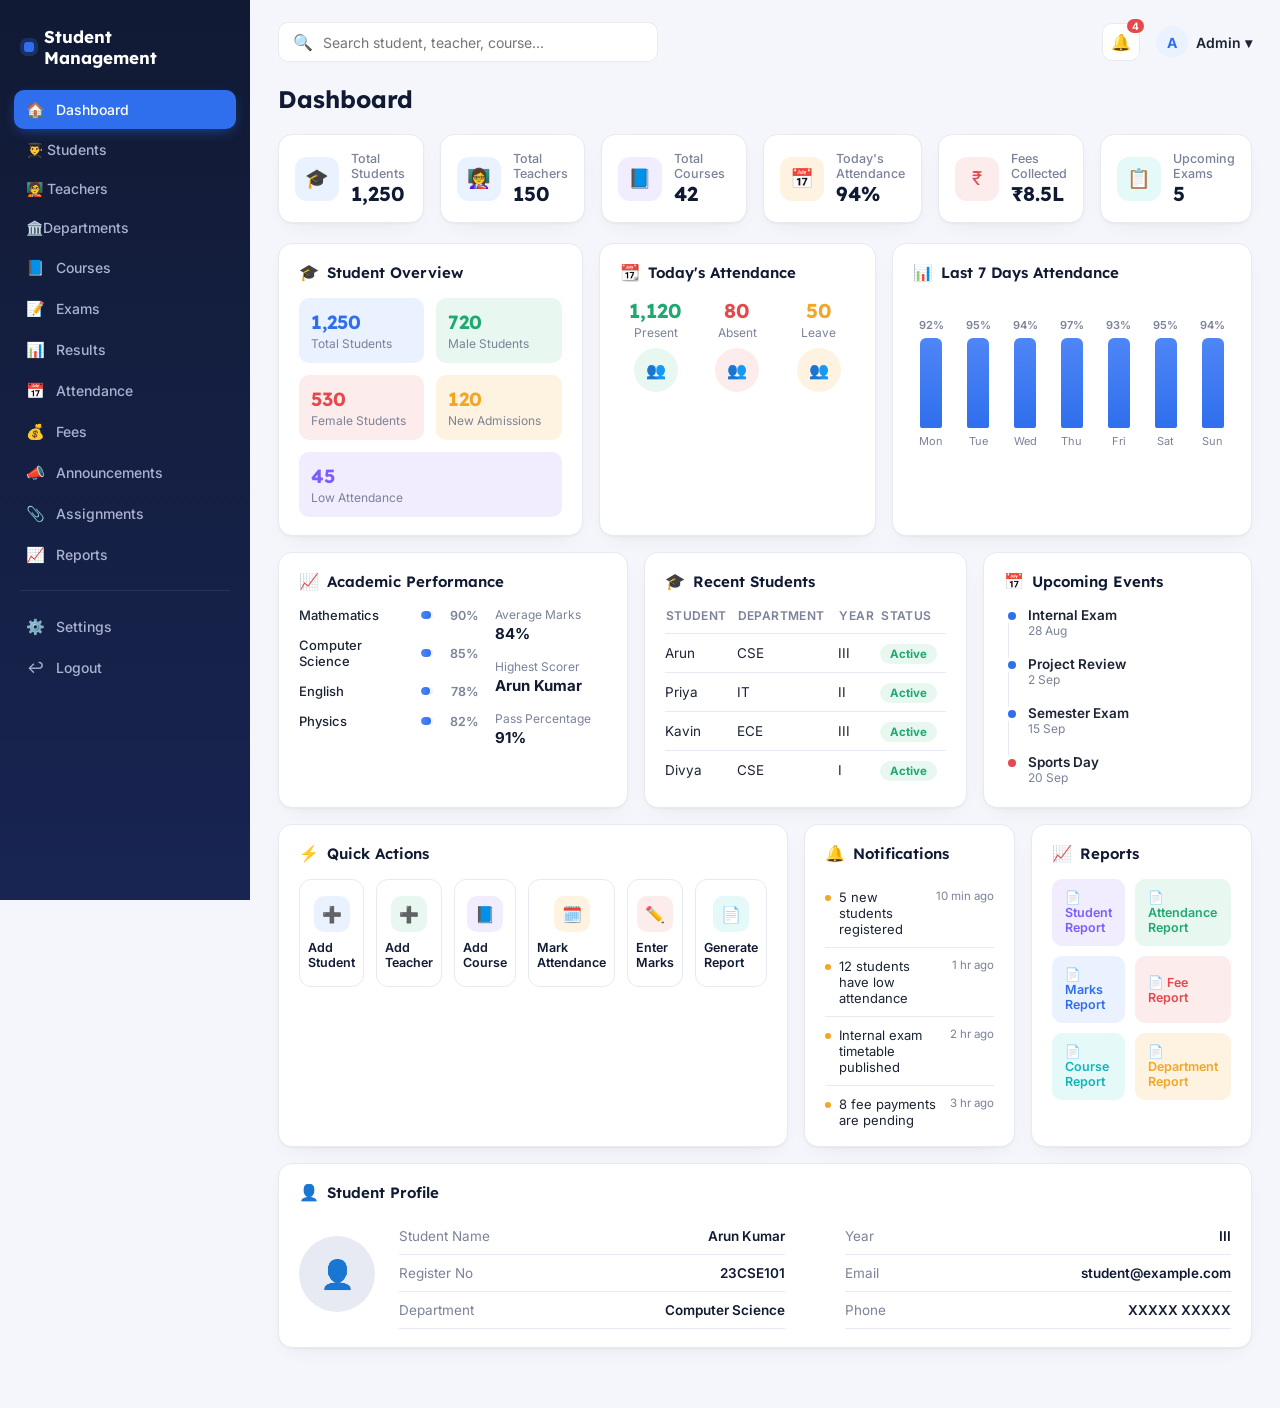
<file: dashboard.html>
<!DOCTYPE html>
<html lang="en">
<head>
<meta charset="UTF-8">
<meta name="viewport" content="width=device-width, initial-scale=1.0">
<title>Student Management System — Dashboard</title>
<link rel="preconnect" href="https://fonts.googleapis.com">
<link href="https://fonts.googleapis.com/css2?family=Inter:wght@400;500;600;700;800&family=Lexend:wght@500;600;700&display=swap" rel="stylesheet">
<style>
  :root{
    --navy:#111a33;
    --navy-2:#182452;
    --bg:#f4f6fb;
    --card:#ffffff;
    --line:#e7eaf3;
    --text:#1c2333;
    --muted:#7b8299;
    --blue:#2f6fed;
    --blue-soft:#eaf1ff;
    --green:#1fa971;
    --green-soft:#e8f8f0;
    --red:#e5484d;
    --red-soft:#fdecec;
    --amber:#f5a524;
    --amber-soft:#fef3e0;
    --purple:#7c5cff;
    --purple-soft:#f1edff;
    --teal:#0fb5ba;
    --teal-soft:#e6f9f9;
    --radius:14px;
    --shadow: 0 1px 2px rgba(17,26,51,.04), 0 8px 24px -12px rgba(17,26,51,.10);
  }
  *{box-sizing:border-box;}
  body{margin:0;font-family:'Inter',sans-serif;background:var(--bg);color:var(--text);}
  h1,h2,h3,.brand,.stat-value{font-family:'Lexend',sans-serif;}

  
  .app{display:grid;grid-template-columns:250px 1fr;min-height:100vh;}
  .sidebar{
    background:linear-gradient(180deg,var(--navy) 0%, var(--navy-2) 100%);
    color:#c9d1ee;padding:20px 14px;position:sticky;top:0;height:100vh;overflow-y:auto;
  }
  .brand{display:flex;align-items:center;gap:10px;color:#fff;font-weight:700;font-size:17px;padding:6px 10px 22px;}
  .brand .dot{width:10px;height:10px;border-radius:3px;background:var(--blue);box-shadow:0 0 0 4px rgba(47,111,237,.25);}
  .nav{list-style:none;margin:0;padding:0;display:flex;flex-direction:column;gap:2px;}
  .nav a{
    display:flex;align-items:center;gap:12px;padding:10px 12px;border-radius:10px;
    color:#aab2d1;text-decoration:none;font-size:14px;font-weight:500;transition:.15s;
  }
  .nav a:hover{background:rgba(255,255,255,.06);color:#fff;}
  .nav a.active{background:var(--blue);color:#fff;box-shadow:0 4px 14px -4px rgba(47,111,237,.6);}
  .nav .icon{width:18px;text-align:center;font-size:15px;}
  .nav-divider{height:1px;background:rgba(255,255,255,.08);margin:14px 6px;}

  
  .main{padding:22px 28px 60px;}
  .topbar{display:flex;align-items:center;justify-content:space-between;gap:20px;margin-bottom:22px;}
  .search{
    flex:1;max-width:380px;display:flex;align-items:center;gap:8px;
    background:#fff;border:1px solid var(--line);border-radius:10px;padding:9px 14px;color:var(--muted);
  }
  .search input{border:none;outline:none;background:transparent;font-size:14px;width:100%;font-family:inherit;}
  .top-right{display:flex;align-items:center;gap:16px;}
  .icon-btn{position:relative;width:38px;height:38px;border-radius:10px;background:#fff;border:1px solid var(--line);display:flex;align-items:center;justify-content:center;color:var(--muted);cursor:pointer;}
  .badge{position:absolute;top:-5px;right:-5px;background:var(--red);color:#fff;font-size:10px;font-weight:700;padding:1px 5px;border-radius:20px;}
  .profile{display:flex;align-items:center;gap:8px;font-weight:600;font-size:14px;cursor:pointer;}
  .avatar-sm{width:32px;height:32px;border-radius:50%;background:var(--blue-soft);display:flex;align-items:center;justify-content:center;color:var(--blue);font-weight:700;}

  h1.page-title{font-size:24px;font-weight:700;margin:6px 0 20px;color:var(--navy);}

  
  .stats-row{display:grid;grid-template-columns:repeat(6,1fr);gap:16px;margin-bottom:20px;}
  .stat-card{background:var(--card);border:1px solid var(--line);border-radius:var(--radius);padding:16px;display:flex;align-items:center;gap:12px;box-shadow:var(--shadow);}
  .stat-icon{width:44px;height:44px;border-radius:12px;display:flex;align-items:center;justify-content:center;font-size:19px;flex-shrink:0;}
  .stat-label{font-size:12.5px;color:var(--muted);font-weight:500;}
  .stat-value{font-size:20px;font-weight:700;color:var(--navy);}

  
  .grid-3{display:grid;grid-template-columns:1.1fr 1fr 1.3fr;gap:16px;margin-bottom:16px;}
  .grid-3b{display:grid;grid-template-columns:1.3fr 1.2fr 1fr;gap:16px;margin-bottom:16px;}
  .card{background:var(--card);border:1px solid var(--line);border-radius:var(--radius);padding:18px 20px;box-shadow:var(--shadow);}
  .card h3{font-size:15px;font-weight:600;margin:0 0 16px;display:flex;align-items:center;gap:8px;color:var(--navy);}
  .card h3 .em{font-size:16px;}

  
  .mini-grid{display:grid;grid-template-columns:1fr 1fr;gap:12px;}
  .mini-stat{border-radius:10px;padding:12px;text-align:left;}
  .mini-stat .n{font-size:19px;font-weight:700;font-family:'Lexend',sans-serif;}
  .mini-stat .l{font-size:12px;color:var(--muted);margin-top:2px;}

  
  .attend-row{display:flex;justify-content:space-between;gap:10px;}
  .attend-item{flex:1;text-align:center;}
  .attend-item .n{font-size:20px;font-weight:700;font-family:'Lexend',sans-serif;}
  .attend-item .l{font-size:12px;color:var(--muted);margin:2px 0 8px;}
  .circle{width:44px;height:44px;border-radius:50%;margin:0 auto;display:flex;align-items:center;justify-content:center;font-size:16px;}

  
  .bars{display:flex;align-items:flex-end;gap:10px;height:150px;padding-top:20px;}
  .bar-col{flex:1;display:flex;flex-direction:column;align-items:center;justify-content:flex-end;height:100%;}
  .bar-pct{font-size:11px;color:var(--muted);margin-bottom:6px;font-weight:600;}
  .bar{width:60%;background:linear-gradient(180deg,#4f86f7,var(--blue));border-radius:6px 6px 2px 2px;}
  .bar-day{font-size:11px;color:var(--muted);margin-top:6px;}

  
  .perf-row{display:flex;align-items:center;gap:12px;margin-bottom:14px;}
  .perf-label{width:110px;font-size:13px;font-weight:500;flex-shrink:0;}
  .perf-bar-bg{flex:1;height:8px;background:#eef1f8;border-radius:20px;overflow:hidden;}
  .perf-bar-fill{height:100%;background:linear-gradient(90deg,#4f86f7,var(--blue));border-radius:20px;}
  .perf-pct{width:34px;text-align:right;font-size:12.5px;color:var(--muted);font-weight:600;}

  .perf-summary{display:flex;flex-direction:column;justify-content:flex-start;gap:16px;}
  .perf-summary .item .l{font-size:12px;color:var(--muted);}
  .perf-summary .item .v{font-size:15px;font-weight:700;color:var(--navy);margin-top:2px;}

  .grid-perf{display:grid;grid-template-columns:1.6fr 1fr;gap:16px;}

  
  table{width:100%;border-collapse:collapse;font-size:13.5px;}
  thead th{text-align:left;color:var(--muted);font-weight:600;font-size:12px;text-transform:uppercase;letter-spacing:.03em;padding-bottom:10px;border-bottom:1px solid var(--line);}
  tbody td{padding:11px 0;border-bottom:1px solid var(--line);}
  tbody tr:last-child td{border-bottom:none;}
  .status-pill{background:var(--green-soft);color:var(--green);font-size:11.5px;font-weight:700;padding:3px 10px;border-radius:20px;}

  
  .events{list-style:none;margin:0;padding:0;position:relative;}
  .events li{display:flex;gap:12px;padding:0 0 18px 4px;position:relative;}
  .events li:last-child{padding-bottom:0;}
  .events li::before{content:"";position:absolute;left:4px;top:16px;bottom:-2px;width:1px;background:var(--line);}
  .events li:last-child::before{display:none;}
  .dotm{width:8px;height:8px;border-radius:50%;background:var(--blue);margin-top:5px;flex-shrink:0;z-index:1;}
  .dotm.red{background:var(--red);}
  .ev-title{font-size:13.5px;font-weight:600;}
  .ev-date{font-size:12px;color:var(--muted);}

  
  .qa-grid{display:grid;grid-template-columns:repeat(6,1fr);gap:12px;}
  .qa-btn{
    display:flex;flex-direction:column;align-items:center;gap:8px;padding:16px 8px;
    border-radius:12px;border:1px solid var(--line);cursor:pointer;font-size:12.5px;font-weight:600;color:var(--navy);
    transition:.15s;
  }
  .qa-btn:hover{transform:translateY(-2px);box-shadow:var(--shadow);}
  .qa-icon{width:36px;height:36px;border-radius:10px;display:flex;align-items:center;justify-content:center;font-size:16px;}

  
  .notif-list{list-style:none;margin:0;padding:0;}
  .notif-list li{display:flex;justify-content:space-between;gap:10px;padding:10px 0;border-bottom:1px solid var(--line);font-size:13px;}
  .notif-list li:last-child{border-bottom:none;padding-bottom:0;}
  .notif-list li .txt{display:flex;gap:8px;align-items:flex-start;}
  .notif-list li .txt .d{width:6px;height:6px;border-radius:50%;background:var(--amber);margin-top:6px;flex-shrink:0;}
  .notif-list li .time{color:var(--muted);font-size:11.5px;white-space:nowrap;}

  
  .rep-grid{display:grid;grid-template-columns:1fr 1fr;gap:10px;}
  .rep-btn{display:flex;align-items:center;gap:8px;padding:10px 12px;border-radius:10px;font-size:12.5px;font-weight:600;cursor:pointer;border:1px solid var(--line);}

  
  .profile-card{display:flex;gap:24px;align-items:center;}
  .profile-avatar{width:76px;height:76px;border-radius:50%;background:#e7eaf3;flex-shrink:0;display:flex;align-items:center;justify-content:center;font-size:28px;color:var(--muted);}
  .profile-fields{display:grid;grid-template-columns:1fr 1fr;gap:0 60px;flex:1;}
  .pf-item{display:flex;justify-content:space-between;padding:10px 0;border-bottom:1px solid var(--line);font-size:13.5px;}
  .pf-item .k{color:var(--muted);}
  .pf-item .v{font-weight:600;color:var(--navy);}

  @media (max-width: 1200px){
    .stats-row{grid-template-columns:repeat(3,1fr);}
    .grid-3,.grid-3b,.grid-perf{grid-template-columns:1fr;}
    .qa-grid{grid-template-columns:repeat(3,1fr);}
    .profile-fields{grid-template-columns:1fr;}
  }
  @media (max-width: 780px){
    .app{grid-template-columns:1fr;}
    .sidebar{display:none;}
    .stats-row{grid-template-columns:repeat(2,1fr);}
  }
</style>
</head>
<body>
<div class="app">

  
  <aside class="sidebar">
    <div class="brand"><span class="dot"></span> Student Management</div>
    <ul class="nav">
      <li><a href="#" class="active"><span class="icon">🏠</span>Dashboard</a></li>
      <li><a href="student.html">👨‍🎓 Students</a></li>
      <li><a href="teacher.html">🧑‍🏫 Teachers</a></li>
      <li><a href="department.html">🏛️</span>Departments</a></li>
      <li><a href="#"><span class="icon">📘</span>Courses</a></li>
      <li><a href="#"><span class="icon">📝</span>Exams</a></li>
      <li><a href="#"><span class="icon">📊</span>Results</a></li>
      <li><a href="#"><span class="icon">📅</span>Attendance</a></li>
      <li><a href="#"><span class="icon">💰</span>Fees</a></li>
      <li><a href="#"><span class="icon">📣</span>Announcements</a></li>
      <li><a href="#"><span class="icon">📎</span>Assignments</a></li>
      <li><a href="#"><span class="icon">📈</span>Reports</a></li>
      <div class="nav-divider"></div>
      <li><a href="#"><span class="icon">⚙️</span>Settings</a></li>
      <li><a href="#"><span class="icon">↩️</span>Logout</a></li>
    </ul>
  </aside>

  <!-- Main -->
  <main class="main">
    <div class="topbar">
      <div class="search">🔍 <input type="text" placeholder="Search student, teacher, course..."></div>
      <div class="top-right">
        <div class="icon-btn">🔔<span class="badge">4</span></div>
        <div class="profile"><div class="avatar-sm">A</div> Admin ▾</div>
      </div>
    </div>

    <h1 class="page-title">Dashboard</h1>

    <!-- Stat cards -->
    <div class="stats-row">
      <div class="stat-card" onclick="window.location.href='totalstudent.html'" style="cursor: pointer;">
    <div class="stat-icon" style="background:var(--blue-soft);color:var(--blue);">🎓</div>
    <div>
        <div class="stat-label">Total Students</div>
        <div class="stat-value">1,250</div>
    </div>
</div>

<div class="stat-card" 
     onclick="window.location.href='totalteacher.html'" 
     style="cursor: pointer;">

    <div class="stat-icon" 
         style="background:var(--blue-soft); color:var(--blue);">
        👩‍🏫
    </div>

    <div>
        <div class="stat-label">Total Teachers</div>
        <div class="stat-value">150</div>
    </div>

</div>
      <div class="stat-card"><div class="stat-icon" style="background:var(--purple-soft);color:var(--purple);">📘</div><div><div class="stat-label">Total Courses</div><div class="stat-value">42</div></div></div>
      <div class="stat-card"><div class="stat-icon" style="background:var(--amber-soft);color:var(--amber);">📅</div><div><div class="stat-label">Today's Attendance</div><div class="stat-value">94%</div></div></div>
      <div class="stat-card"><div class="stat-icon" style="background:var(--red-soft);color:var(--red);">₹</div><div><div class="stat-label">Fees Collected</div><div class="stat-value">₹8.5L</div></div></div>
      <div class="stat-card"><div class="stat-icon" style="background:var(--teal-soft);color:var(--teal);">📋</div><div><div class="stat-label">Upcoming Exams</div><div class="stat-value">5</div></div></div>
    </div>

    
    <div class="grid-3">
      <div class="card">
        <h3><span class="em">🎓</span> Student Overview</h3>
        <div class="mini-grid">
          <div class="mini-stat" style="background:var(--blue-soft);"><div class="n" style="color:var(--blue);">1,250</div><div class="l">Total Students</div></div>
          <div class="mini-stat" style="background:var(--green-soft);"><div class="n" style="color:var(--green);">720</div><div class="l">Male Students</div></div>
          <div class="mini-stat" style="background:var(--red-soft);"><div class="n" style="color:var(--red);">530</div><div class="l">Female Students</div></div>
          <div class="mini-stat" style="background:var(--amber-soft);"><div class="n" style="color:var(--amber);">120</div><div class="l">New Admissions</div></div>
        </div>
        <div class="mini-stat" style="background:var(--purple-soft);margin-top:12px;"><div class="n" style="color:var(--purple);">45</div><div class="l">Low Attendance</div></div>
      </div>

      <div class="card">
        <h3><span class="em">📆</span> Today's Attendance</h3>
        <div class="attend-row">
          <div class="attend-item"><div class="n" style="color:var(--green);">1,120</div><div class="l">Present</div><div class="circle" style="background:var(--green-soft);">👥</div></div>
          <div class="attend-item"><div class="n" style="color:var(--red);">80</div><div class="l">Absent</div><div class="circle" style="background:var(--red-soft);">👥</div></div>
          <div class="attend-item"><div class="n" style="color:var(--amber);">50</div><div class="l">Leave</div><div class="circle" style="background:var(--amber-soft);">👥</div></div>
        </div>
      </div>

      <div class="card">
        <h3><span class="em">📊</span> Last 7 Days Attendance</h3>
        <div class="bars" id="bars"></div>
      </div>
    </div>

    
    <div class="grid-3b">
      <div class="card">
        <h3><span class="em">📈</span> Academic Performance</h3>
        <div class="grid-perf">
          <div>
            <div class="perf-row"><div class="perf-label">Mathematics</div><div class="perf-bar-bg"><div class="perf-bar-fill" style="width:90%;"></div></div><div class="perf-pct">90%</div></div>
            <div class="perf-row"><div class="perf-label">Computer Science</div><div class="perf-bar-bg"><div class="perf-bar-fill" style="width:85%;"></div></div><div class="perf-pct">85%</div></div>
            <div class="perf-row"><div class="perf-label">English</div><div class="perf-bar-bg"><div class="perf-bar-fill" style="width:78%;"></div></div><div class="perf-pct">78%</div></div>
            <div class="perf-row"><div class="perf-label">Physics</div><div class="perf-bar-bg"><div class="perf-bar-fill" style="width:82%;"></div></div><div class="perf-pct">82%</div></div>
          </div>
          <div class="perf-summary">
            <div class="item"><div class="l">Average Marks</div><div class="v">84%</div></div>
            <div class="item"><div class="l">Highest Scorer</div><div class="v">Arun Kumar</div></div>
            <div class="item"><div class="l">Pass Percentage</div><div class="v">91%</div></div>
          </div>
        </div>
      </div>

      <div class="card">
        <h3><span class="em">🎓</span> Recent Students</h3>
        <table>
          <thead><tr><th>Student</th><th>Department</th><th>Year</th><th>Status</th></tr></thead>
          <tbody>
            <tr><td>Arun</td><td>CSE</td><td>III</td><td><span class="status-pill">Active</span></td></tr>
            <tr><td>Priya</td><td>IT</td><td>II</td><td><span class="status-pill">Active</span></td></tr>
            <tr><td>Kavin</td><td>ECE</td><td>III</td><td><span class="status-pill">Active</span></td></tr>
            <tr><td>Divya</td><td>CSE</td><td>I</td><td><span class="status-pill">Active</span></td></tr>
          </tbody>
        </table>
      </div>

      <div class="card">
        <h3><span class="em">📅</span> Upcoming Events</h3>
        <ul class="events">
          <li><div class="dotm"></div><div><div class="ev-title">Internal Exam</div><div class="ev-date">28 Aug</div></div></li>
          <li><div class="dotm"></div><div><div class="ev-title">Project Review</div><div class="ev-date">2 Sep</div></div></li>
          <li><div class="dotm"></div><div><div class="ev-title">Semester Exam</div><div class="ev-date">15 Sep</div></div></li>
          <li><div class="dotm red"></div><div><div class="ev-title">Sports Day</div><div class="ev-date">20 Sep</div></div></li>
        </ul>
      </div>
    </div>

    
    <div class="grid-3b">
      <div class="card">
        <h3><span class="em">⚡</span> Quick Actions</h3>
        <div class="qa-grid">
          <div class="qa-btn"><div class="qa-icon" style="background:var(--blue-soft);color:var(--blue);">➕</div>Add Student</div>
          <div class="qa-btn"><div class="qa-icon" style="background:var(--green-soft);color:var(--green);">➕</div>Add Teacher</div>
          <div class="qa-btn"><div class="qa-icon" style="background:var(--purple-soft);color:var(--purple);">📘</div>Add Course</div>
          <div class="qa-btn"><div class="qa-icon" style="background:var(--amber-soft);color:var(--amber);">🗓️</div>Mark Attendance</div>
          <div class="qa-btn"><div class="qa-icon" style="background:var(--red-soft);color:var(--red);">✏️</div>Enter Marks</div>
          <div class="qa-btn"><div class="qa-icon" style="background:var(--teal-soft);color:var(--teal);">📄</div>Generate Report</div>
        </div>
      </div>

      <div class="card">
        <h3><span class="em">🔔</span> Notifications</h3>
        <ul class="notif-list">
          <li><div class="txt"><div class="d"></div>5 new students registered</div><div class="time">10 min ago</div></li>
          <li><div class="txt"><div class="d"></div>12 students have low attendance</div><div class="time">1 hr ago</div></li>
          <li><div class="txt"><div class="d"></div>Internal exam timetable published</div><div class="time">2 hr ago</div></li>
          <li><div class="txt"><div class="d"></div>8 fee payments are pending</div><div class="time">3 hr ago</div></li>
        </ul>
      </div>

      <div class="card">
        <h3><span class="em">📈</span> Reports</h3>
        <div class="rep-grid">
          <div class="rep-btn" style="color:var(--purple);border-color:var(--purple-soft);background:var(--purple-soft);">📄 Student Report</div>
          <div class="rep-btn" style="color:var(--green);border-color:var(--green-soft);background:var(--green-soft);">📄 Attendance Report</div>
          <div class="rep-btn" style="color:var(--blue);border-color:var(--blue-soft);background:var(--blue-soft);">📄 Marks Report</div>
          <div class="rep-btn" style="color:var(--red);border-color:var(--red-soft);background:var(--red-soft);">📄 Fee Report</div>
          <div class="rep-btn" style="color:var(--teal);border-color:var(--teal-soft);background:var(--teal-soft);">📄 Course Report</div>
          <div class="rep-btn" style="color:var(--amber);border-color:var(--amber-soft);background:var(--amber-soft);">📄 Department Report</div>
        </div>
      </div>
    </div>

    
    <div class="card">
      <h3><span class="em">👤</span> Student Profile</h3>
      <div class="profile-card">
        <div class="profile-avatar">👤</div>
        <div class="profile-fields">
          <div class="pf-item"><span class="k">Student Name</span><span class="v">Arun Kumar</span></div>
          <div class="pf-item"><span class="k">Year</span><span class="v">III</span></div>
          <div class="pf-item"><span class="k">Register No</span><span class="v">23CSE101</span></div>
          <div class="pf-item"><span class="k">Email</span><span class="v">student@example.com</span></div>
          <div class="pf-item"><span class="k">Department</span><span class="v">Computer Science</span></div>
          <div class="pf-item"><span class="k">Phone</span><span class="v">XXXXX XXXXX</span></div>
        </div>
      </div>
    </div>

  </main>
</div>

<script>
  const data = [
    {day:'Mon', pct:92}, {day:'Tue', pct:95}, {day:'Wed', pct:94},
    {day:'Thu', pct:97}, {day:'Fri', pct:93}, {day:'Sat', pct:95}, {day:'Sun', pct:94}
  ];
  const bars = document.getElementById('bars');
  data.forEach(d=>{
    const col = document.createElement('div');
    col.className = 'bar-col';
    col.innerHTML = `<div class="bar-pct">${d.pct}%</div><div class="bar" style="height:${d.pct}%;"></div><div class="bar-day">${d.day}</div>`;
    bars.appendChild(col);
  });
</script>
</body>
</html>
</file>
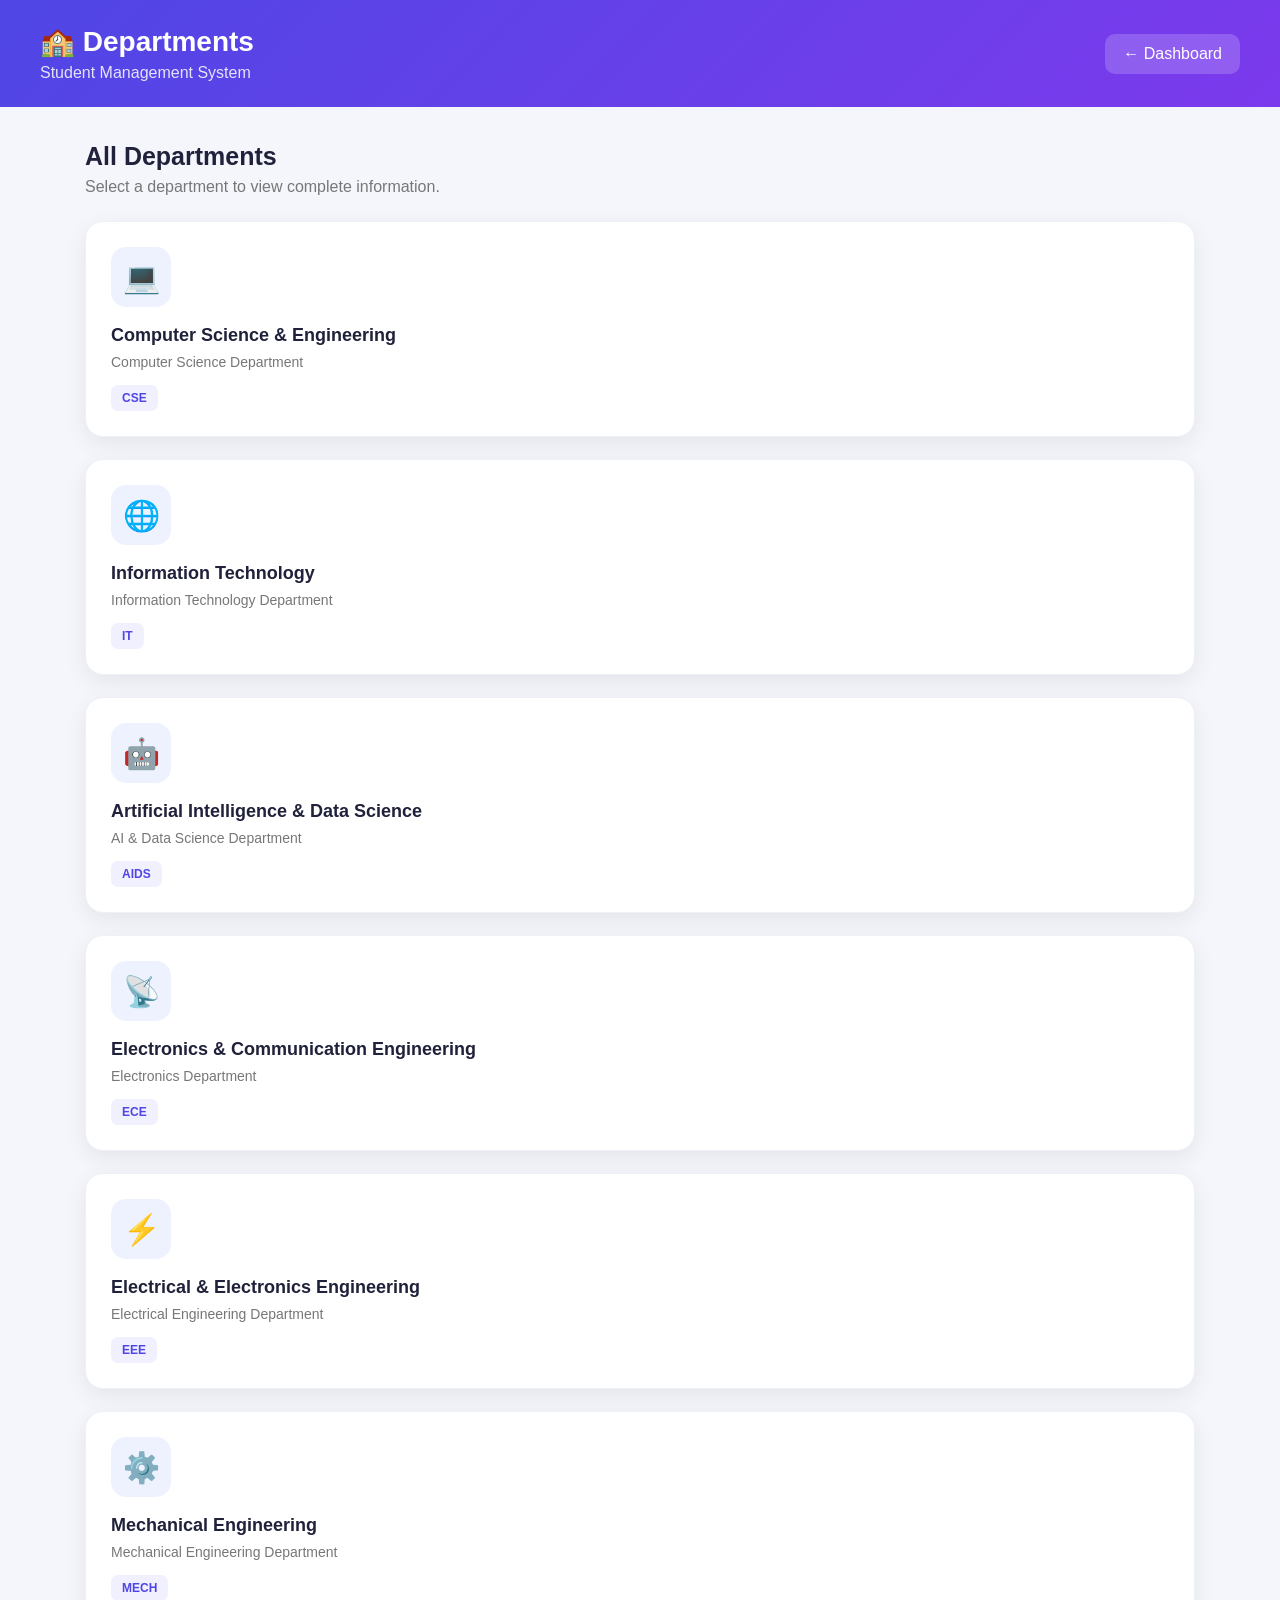
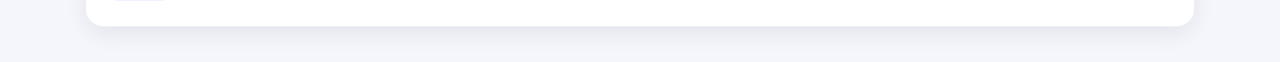
<file: department.html>
<!DOCTYPE html>
<html lang="en">
<head>
<meta charset="UTF-8">
<meta name="viewport" content="width=device-width, initial-scale=1.0">
<title>Departments - Student Management System</title>

<style>
* {
    margin: 0;
    padding: 0;
    box-sizing: border-box;
    font-family: Arial, sans-serif;
}

body {
    background: #f4f6fb;
    color: #20213a;
}

/* HEADER */
.header {
    background: linear-gradient(135deg, #4f46e5, #7c3aed);
    color: white;
    padding: 25px 40px;
    display: flex;
    justify-content: space-between;
    align-items: center;
}

.header h1 {
    font-size: 28px;
}

.header p {
    margin-top: 6px;
    opacity: 0.85;
}

.back-btn {
    text-decoration: none;
    color: white;
    background: rgba(255,255,255,0.18);
    padding: 11px 18px;
    border-radius: 10px;
}

/* MAIN */
.container {
    max-width: 1150px;
    margin: 35px auto;
    padding: 0 20px;
}

.page-title {
    margin-bottom: 25px;
}

.page-title h2 {
    font-size: 25px;
}

.page-title p {
    color: #777;
    margin-top: 7px;
}

/* DEPARTMENT GRID */
.department-grid {
    display: grid;
    grid-template-columns: 1fr;
    gap: 22px;
}

.department-card {
    background: white;
    padding: 25px;
    border-radius: 18px;
    box-shadow: 0 7px 22px rgba(0,0,0,0.07);
    cursor: pointer;
    transition: 0.3s;
    border: 1px solid #edf0f6;
}

.department-card:hover {
    transform: translateY(-6px);
    box-shadow: 0 12px 30px rgba(0,0,0,0.12);
}

.dept-icon {
    width: 60px;
    height: 60px;
    background: #eef2ff;
    border-radius: 15px;
    display: flex;
    justify-content: center;
    align-items: center;
    font-size: 30px;
    margin-bottom: 18px;
}

.department-card h3 {
    font-size: 18px;
    margin-bottom: 8px;
}

.department-card p {
    color: #777;
    font-size: 14px;
}

.dept-code {
    display: inline-block;
    margin-top: 15px;
    padding: 6px 11px;
    border-radius: 7px;
    background: #f1f0ff;
    color: #4f46e5;
    font-size: 12px;
    font-weight: bold;
}

/* DETAILS PAGE */
#detailsPage {
    display: none;
}

.details-box {
    background: white;
    padding: 30px;
    border-radius: 20px;
    box-shadow: 0 8px 25px rgba(0,0,0,0.08);
}

.details-header {
    display: flex;
    align-items: center;
    gap: 20px;
    padding-bottom: 25px;
    border-bottom: 1px solid #eee;
}

.details-icon {
    width: 75px;
    height: 75px;
    border-radius: 18px;
    background: linear-gradient(135deg, #6366f1, #8b5cf6);
    display: flex;
    justify-content: center;
    align-items: center;
    font-size: 38px;
    color: white;
}

.details-header h2 {
    font-size: 25px;
}

.details-header p {
    color: #777;
    margin-top: 6px;
}


.section-title {
    margin: 28px 0 18px;
    font-size: 20px;
}

.info-grid {
    display: grid;
    grid-template-columns: 1fr;
    gap: 17px;
}



.info-card {
    background: #f8f9fd;
    border: 1px solid #edf0f6;
    padding: 18px;
    border-radius: 13px;
}

.info-card span {
    display: block;
    color: #777;
    font-size: 13px;
    margin-bottom: 7px;
}

.info-card strong {
    font-size: 15px;
}


.about {
    background: #f8f9fd;
    padding: 22px;
    border-radius: 14px;
    line-height: 1.8;
    color: #666;
}


.staff-grid {
    display: grid;
    grid-template-columns: 1fr;
    gap: 18px;
}

.staff-card {
    background: #f8f9fd;
    border: 1px solid #edf0f6;
    padding: 20px;
    border-radius: 14px;
}

.staff-photo {
    width: 55px;
    height: 55px;
    border-radius: 50%;
    background: #e0e7ff;
    display: flex;
    justify-content: center;
    align-items: center;
    font-size: 25px;
    margin-bottom: 13px;
}

.staff-card h4 {
    font-size: 16px;
    margin-bottom: 6px;
}

.staff-card p {
    color: #777;
    font-size: 13px;
}


.back-list {
    margin-bottom: 20px;
    border: none;
    background: #4f46e5;
    color: white;
    padding: 11px 18px;
    border-radius: 9px;
    cursor: pointer;
    font-weight: bold;
}


@media(max-width: 850px) {
    .department-grid,
    .staff-grid {
        grid-template-columns: repeat(2, 1fr);
    }
}

@media(max-width: 600px) {
    .department-grid,
    .staff-grid,
    .info-grid {
        grid-template-columns: 1fr;
    }

    .header {
        padding: 20px;
    }

    .header h1 {
        font-size: 22px;
    }

    .details-box {
        padding: 20px;
    }
}
</style>
</head>

<body>


<header class="header">
    <div>
        <h1>🏫 Departments</h1>
        <p>Student Management System</p>
    </div>

    <a href="dashboard.html" class="back-btn">
        ← Dashboard
    </a>
</header>


<main class="container">


    <section id="departmentPage">

        <div class="page-title">
            <h2>All Departments</h2>
            <p>Select a department to view complete information.</p>
        </div>

        <div class="department-grid">

            <div class="department-card"
                 onclick="showDepartment('cse')">

                <div class="dept-icon">💻</div>

                <h3>Computer Science & Engineering</h3>

                <p>Computer Science Department</p>

                <span class="dept-code">CSE</span>
            </div>


            <div class="department-card"
                 onclick="showDepartment('it')">

                <div class="dept-icon">🌐</div>

                <h3>Information Technology</h3>

                <p>Information Technology Department</p>

                <span class="dept-code">IT</span>
            </div>


            <div class="department-card"
                 onclick="showDepartment('aids')">

                <div class="dept-icon">🤖</div>

                <h3>Artificial Intelligence & Data Science</h3>

                <p>AI & Data Science Department</p>

                <span class="dept-code">AIDS</span>
            </div>


            <div class="department-card"
                 onclick="showDepartment('ece')">

                <div class="dept-icon">📡</div>

                <h3>Electronics & Communication Engineering</h3>

                <p>Electronics Department</p>

                <span class="dept-code">ECE</span>
            </div>


            <div class="department-card"
                 onclick="showDepartment('eee')">

                <div class="dept-icon">⚡</div>

                <h3>Electrical & Electronics Engineering</h3>

                <p>Electrical Engineering Department</p>

                <span class="dept-code">EEE</span>
            </div>


            <div class="department-card"
                 onclick="showDepartment('mech')">

                <div class="dept-icon">⚙️</div>

                <h3>Mechanical Engineering</h3>

                <p>Mechanical Engineering Department</p>

                <span class="dept-code">MECH</span>
            </div>

        </div>

    </section>


    
    <section id="detailsPage">

        <button class="back-list" onclick="showDepartments()">
            ← Back to Departments
        </button>

        <div class="details-box">

            <div class="details-header">

                <div class="details-icon" id="detailIcon">
                    💻
                </div>

                <div>
                    <h2 id="detailName">
                        Computer Science & Engineering
                    </h2>

                    <p id="detailCode">
                        Department Code: CSE
                    </p>
                </div>

            </div>


        
            <h3 class="section-title">
                📋 Department Information
            </h3>

            <div class="info-grid">

                <div class="info-card">
                    <span>🏫 Department Name</span>
                    <strong id="infoName"></strong>
                </div>

                <div class="info-card">
                    <span>🆔 Department Code</span>
                    <strong id="infoCode"></strong>
                </div>

                <div class="info-card">
                    <span>👨‍💼 Head of the Department</span>
                    <strong id="infoHod"></strong>
                </div>

                <div class="info-card">
                    <span>📧 Department Email ID</span>
                    <strong id="infoEmail"></strong>
                </div>

                <div class="info-card">
                    <span>📱 Department Phone Number</span>
                    <strong id="infoPhone"></strong>
                </div>

                <div class="info-card">
                    <span>📍 Office Location</span>
                    <strong id="infoLocation"></strong>
                </div>

            </div>


            
            <h3 class="section-title">
                📖 About the Department
            </h3>

            <div class="about" id="infoAbout"></div>


        
            <h3 class="section-title">
                👩‍🏫 Department Staff Members
            </h3>

            <div class="staff-grid" id="staffList"></div>

        </div>

    </section>

</main>


<script>



const departments = {

    cse: {
        name: "Computer Science & Engineering",
        code: "CSE",
        icon: "💻",
        hod: "Dr. Rajesh Kumar",
        email: "cse@college.edu",
        phone: "+91 98765 43210",
        location: "Block A - 2nd Floor",

        about:
        "The Department of Computer Science and Engineering provides quality education in programming, software development, artificial intelligence, data science and emerging technologies. The department focuses on developing students' technical knowledge, problem-solving skills, innovation and professional abilities.",

        staff: [
            ["Dr. Priya Sharma", "Professor"],
            ["Mr. Arun Kumar", "Assistant Professor"],
            ["Ms. Divya R", "Assistant Professor"],
            ["Mr. Karthik S", "Associate Professor"],
            ["Dr. Meena Devi", "Professor"]
        ]
    },


    it: {
        name: "Information Technology",
        code: "IT",
        icon: "🌐",
        hod: "Dr. Anitha Devi",
        email: "it@college.edu",
        phone: "+91 98765 43211",
        location: "Block B - 1st Floor",

        about:
        "The Information Technology department focuses on software development, networking, databases, web technologies, cloud computing and modern information systems. Students are trained to develop practical and industry-oriented technical skills.",

        staff: [
            ["Dr. Anitha Devi", "Professor"],
            ["Mr. Suresh Kumar", "Assistant Professor"],
            ["Ms. Nandhini R", "Assistant Professor"],
            ["Mr. Vijay S", "Associate Professor"]
        ]
    },


    aids: {
        name: "Artificial Intelligence & Data Science",
        code: "AIDS",
        icon: "🤖",
        hod: "Dr. Kavitha Raj",
        email: "aids@college.edu",
        phone: "+91 98765 43212",
        location: "Block C - 2nd Floor",

        about:
        "The Artificial Intelligence and Data Science department focuses on artificial intelligence, machine learning, data analytics, deep learning and intelligent applications. The department encourages innovation, research and practical project development.",

        staff: [
            ["Dr. Kavitha Raj", "Professor"],
            ["Mr. Hari Prasad", "Assistant Professor"],
            ["Ms. Swetha M", "Assistant Professor"],
            ["Dr. Arun Raj", "Associate Professor"]
        ]
    },


    ece: {
        name: "Electronics & Communication Engineering",
        code: "ECE",
        icon: "📡",
        hod: "Dr. S. Kumar",
        email: "ece@college.edu",
        phone: "+91 98765 43213",
        location: "Block D - 1st Floor",

        about:
        "The Electronics and Communication Engineering department provides education in electronics, communication systems, embedded systems, signal processing and modern technologies.",

        staff: [
            ["Dr. S. Kumar", "Professor"],
            ["Ms. Priya S", "Assistant Professor"],
            ["Mr. Manoj K", "Assistant Professor"]
        ]
    },


    eee: {
        name: "Electrical & Electronics Engineering",
        code: "EEE",
        icon: "⚡",
        hod: "Dr. Ramesh Babu",
        email: "eee@college.edu",
        phone: "+91 98765 43214",
        location: "Block E - Ground Floor",

        about:
        "The Electrical and Electronics Engineering department focuses on electrical systems, power electronics, control systems, electrical machines and renewable energy technologies.",

        staff: [
            ["Dr. Ramesh Babu", "Professor"],
            ["Mr. Prakash R", "Assistant Professor"],
            ["Ms. Lakshmi P", "Assistant Professor"]
        ]
    },


    mech: {
        name: "Mechanical Engineering",
        code: "MECH",
        icon: "⚙️",
        hod: "Dr. Mohan Kumar",
        email: "mech@college.edu",
        phone: "+91 98765 43215",
        location: "Block F - 1st Floor",

        about:
        "The Mechanical Engineering department provides education in engineering design, manufacturing, thermal engineering, robotics, materials and modern mechanical technologies.",

        staff: [
            ["Dr. Mohan Kumar", "Professor"],
            ["Mr. Rajesh S", "Assistant Professor"],
            ["Ms. Deepa K", "Assistant Professor"]
        ]
    }

};




function showDepartment(id) {

    const dept = departments[id];

    document.getElementById("departmentPage").style.display = "none";

    document.getElementById("detailsPage").style.display = "block";


    document.getElementById("detailIcon").textContent = dept.icon;

    document.getElementById("detailName").textContent = dept.name;

    document.getElementById("detailCode").textContent =
        "Department Code: " + dept.code;


    document.getElementById("infoName").textContent =
        dept.name;

    document.getElementById("infoCode").textContent =
        dept.code;

    document.getElementById("infoHod").textContent =
        dept.hod;

    document.getElementById("infoEmail").textContent =
        dept.email;

    document.getElementById("infoPhone").textContent =
        dept.phone;

    document.getElementById("infoLocation").textContent =
        dept.location;

    document.getElementById("infoAbout").textContent =
        dept.about;


    

    const staffList = document.getElementById("staffList");

    staffList.innerHTML = "";

    dept.staff.forEach(function(staff) {

        staffList.innerHTML += `
            <div class="staff-card">

                <div class="staff-photo">
                    👩‍🏫
                </div>

                <h4>${staff[0]}</h4>

                <p>${staff[1]}</p>

            </div>
        `;

    });

}




function showDepartments() {

    document.getElementById("detailsPage").style.display = "none";

    document.getElementById("departmentPage").style.display = "block";

}

</script>

</body>
</html>
</file>
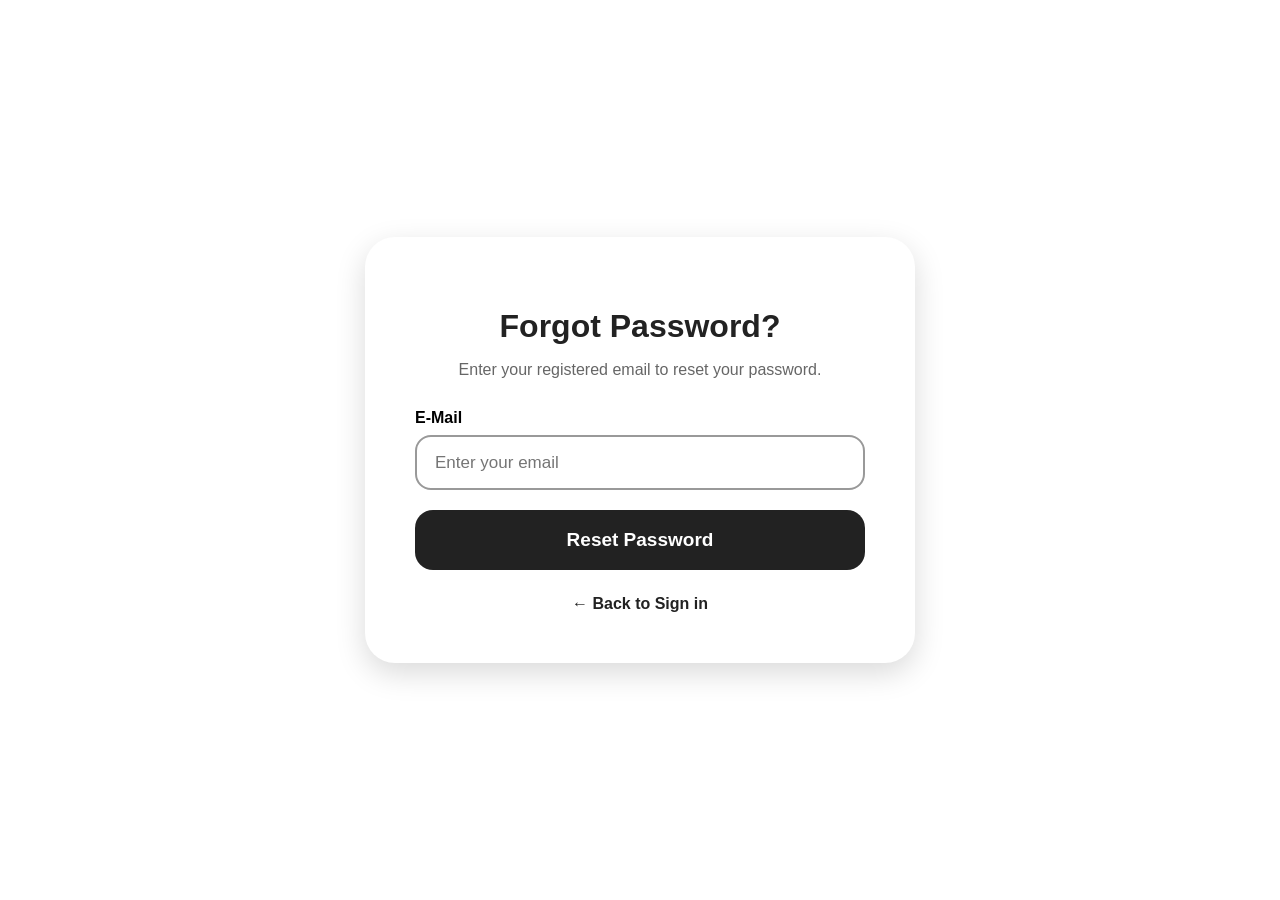
<file: forgetpassword.html>
<!DOCTYPE html>
<html lang="en">
<head>
    <meta charset="UTF-8">
    <meta name="viewport" content="width=device-width, initial-scale=1.0">
    <title>Forgot Password</title>

    <style>
        * {
            box-sizing: border-box;
            font-family: Arial, sans-serif;
        }

        body {
            margin: 0;
            min-height: 100vh;
            display: flex;
            justify-content: center;
            align-items: center;
            background: #ffffff;
        }

        .forgot-container {
            width: 550px;
            padding: 50px;
            background: white;
            border-radius: 30px;
            box-shadow: 0 10px 30px rgba(0,0,0,0.15);
        }

        h1 {
            text-align: center;
            color: #222;
            margin-bottom: 15px;
        }

        p {
            text-align: center;
            color: #666;
            margin-bottom: 30px;
        }

        label {
            display: block;
            font-weight: bold;
            margin-bottom: 8px;
        }

        input {
            width: 100%;
            height: 55px;
            padding: 0 18px;
            border: 2px solid #999;
            border-radius: 16px;
            font-size: 17px;
            margin-bottom: 20px;
        }

        button {
            width: 100%;
            height: 60px;
            background: #222;
            color: white;
            border: none;
            border-radius: 18px;
            font-size: 19px;
            font-weight: bold;
            cursor: pointer;
        }

        button:hover {
            background: #000;
        }

        .back {
            text-align: center;
            margin-top: 25px;
        }

        .back a {
            color: #222;
            font-weight: bold;
            text-decoration: none;
        }
    </style>
</head>

<body>

    <div class="forgot-container">

        <h1>Forgot Password?</h1>

        <p>Enter your registered email to reset your password.</p>

        <form onsubmit="resetPassword(event)">

            <label>E-Mail</label>
            <input type="email"
                   id="email"
                   placeholder="Enter your email"
                   required>

            <button type="button" onclick="window.location.href='resetpassword.html'">
    Reset Password
</button>

        </form>

        <div class="back">
            <a href="index.html">← Back to Sign in</a>
        </div>

    </div>

    
    <script>
function resetPassword(event) {
    event.preventDefault();

    const email = document.getElementById("email").value;
    const account = JSON.parse(localStorage.getItem("studentAccount"));

    if (account && account.email === email) {
        localStorage.setItem("resetEmail", email);
        window.location.href = "reset-password.html";
    } else {
        alert("No account found with this email.");
    }
}
</script>

</body>
</html>
</file>
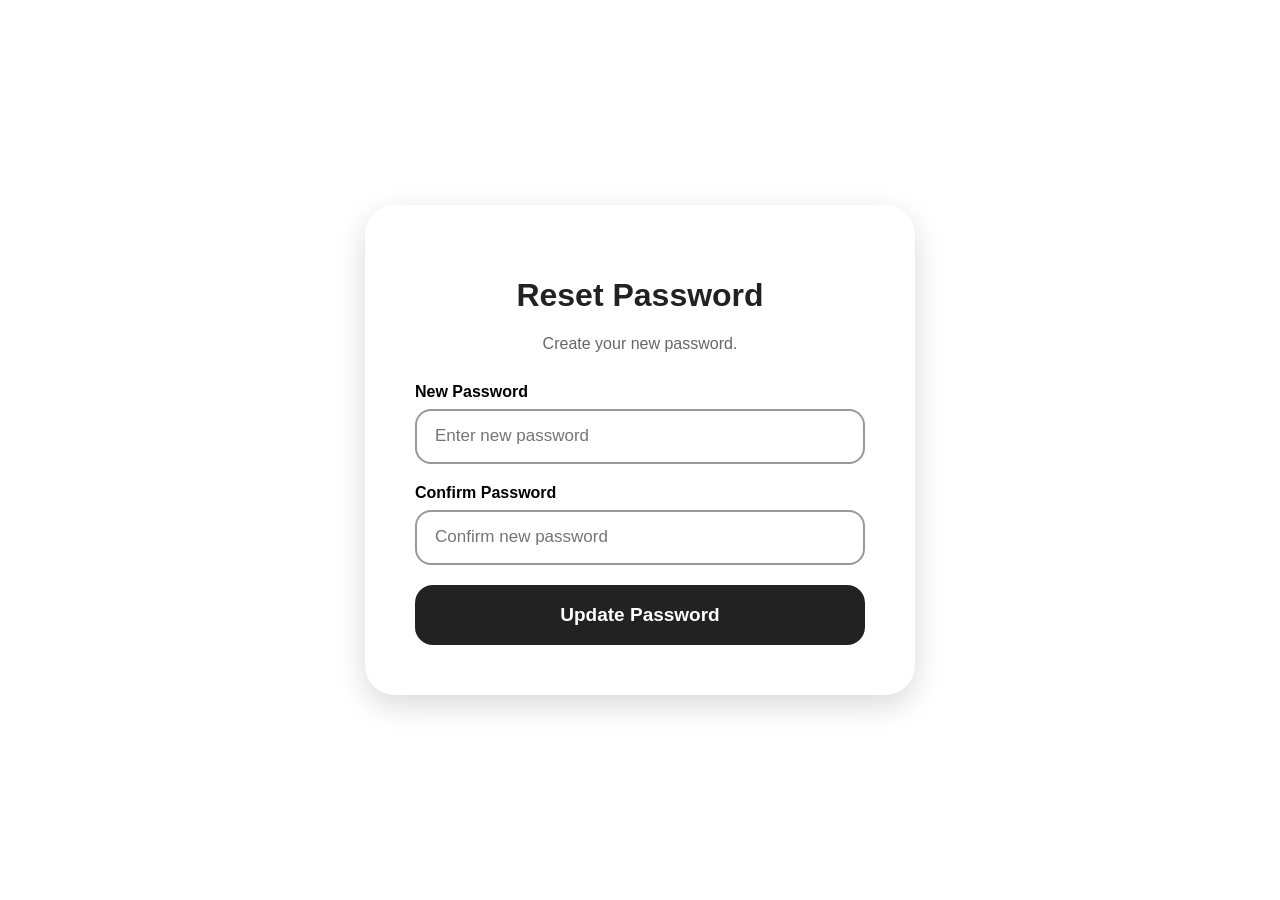
<file: resetpassword.html>
<!DOCTYPE html>
<html lang="en">
<head>
    <meta charset="UTF-8">
    <meta name="viewport" content="width=device-width, initial-scale=1.0">
    <title>Reset Password</title>

    <style>
        * {
            box-sizing: border-box;
            font-family: Arial, sans-serif;
        }

        body {
            margin: 0;
            min-height: 100vh;
            display: flex;
            justify-content: center;
            align-items: center;
            background: white;
        }

        .reset-container {
            width: 550px;
            padding: 50px;
            border-radius: 30px;
            box-shadow: 0 10px 30px rgba(0,0,0,0.15);
        }

        h1 {
            text-align: center;
            color: #222;
        }

        p {
            text-align: center;
            color: #666;
            margin-bottom: 30px;
        }

        label {
            display: block;
            font-weight: bold;
            margin-bottom: 8px;
        }

        input {
            width: 100%;
            height: 55px;
            padding: 0 18px;
            margin-bottom: 20px;
            border: 2px solid #999;
            border-radius: 16px;
            font-size: 17px;
        }

        button {
            width: 100%;
            height: 60px;
            background: #222;
            color: white;
            border: none;
            border-radius: 18px;
            font-size: 19px;
            font-weight: bold;
            cursor: pointer;
        }

        button:hover {
            background: #000;
        }
    </style>
</head>

<body>

<div class="reset-container">

    <h1>Reset Password</h1>

    <p>Create your new password.</p>

    <form onsubmit="changePassword(event)">

        <label>New Password</label>
        <input type="password"
               id="newPassword"
               placeholder="Enter new password"
               required>

        <label>Confirm Password</label>
        <input type="password"
               id="confirmPassword"
               placeholder="Confirm new password"
               required>

        <button type="submit">
            Update Password
        </button>

    </form>

</div>

<script>
function changePassword(event) {
    event.preventDefault();

    const newPassword = document.getElementById("newPassword").value;
    const confirmPassword = document.getElementById("confirmPassword").value;

    if (newPassword !== confirmPassword) {
        alert("Passwords do not match!");
        return;
    }

    const account = JSON.parse(localStorage.getItem("studentAccount"));

    if (account) {
        account.password = newPassword;

        localStorage.setItem(
            "studentAccount",
            JSON.stringify(account)
        );

        alert("Password reset successfully!");

        window.location.href = "index.html";
    }
}
</script>

</body>
</html>
</file>
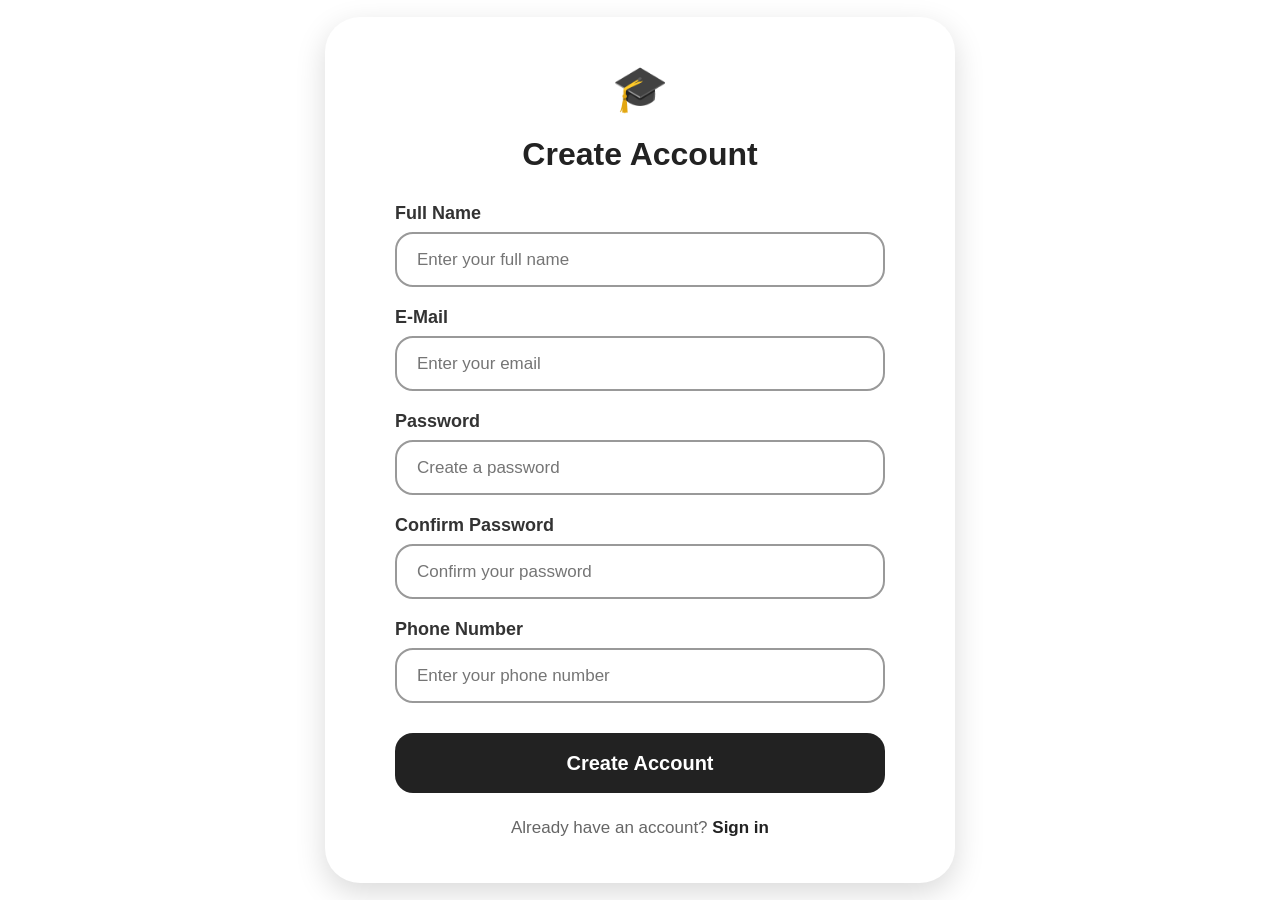
<file: signup.html>
<!DOCTYPE html>
<html lang="en">
<head>
    <meta charset="UTF-8">
    <meta name="viewport" content="width=device-width, initial-scale=1.0">
    <title>Sign Up - Student Management System</title>

    <style>
        * {
            box-sizing: border-box;
            font-family: Arial, sans-serif;
        }

        body {
            margin: 0;
            min-height: 100vh;
            display: flex;
            justify-content: center;
            align-items: center;
            background: #ffffff;
        }

        .signup-container {
            width: 630px;
            padding: 45px 70px;
            background: white;
            border-radius: 35px;
            box-shadow: 0 10px 30px rgba(0, 0, 0, 0.15);
        }

        .logo {
            text-align: center;
            font-size: 45px;
            margin-bottom: 20px;
        }

        h1 {
            text-align: center;
            font-size: 32px;
            margin-bottom: 30px;
            color: #222;
        }

        label {
            display: block;
            font-size: 18px;
            font-weight: bold;
            margin-bottom: 8px;
            color: #333;
        }

        input {
            width: 100%;
            height: 55px;
            padding: 0 20px;
            margin-bottom: 20px;
            border: 2px solid #999;
            border-radius: 18px;
            font-size: 17px;
            outline: none;
        }

        input:focus {
            border-color: #222;
        }

        .signup-btn {
            width: 100%;
            height: 60px;
            background: #222;
            color: white;
            border: none;
            border-radius: 18px;
            font-size: 20px;
            font-weight: bold;
            cursor: pointer;
            margin-top: 10px;
        }

        .signup-btn:hover {
            background: #000;
        }

        .login-text {
            text-align: center;
            margin-top: 25px;
            font-size: 17px;
            color: #666;
        }

        .login-text a {
            color: #222;
            font-weight: bold;
            text-decoration: none;
        }

        .login-text a:hover {
            text-decoration: underline;
        }
    </style>
</head>

<body>

    <div class="signup-container">

        <div class="logo">🎓</div>

        <h1>Create Account</h1>

        <form onsubmit="createAccount(event)">

            <label>Full Name</label>
            <input type="text" id="name" placeholder="Enter your full name" required>

            <label>E-Mail</label>
            <input type="email" id="email" placeholder="Enter your email" required>

            <label>Password</label>
            <input type="password" id="password" placeholder="Create a password" required>

            <label>Confirm Password</label>
            <input type="password" id="confirmPassword" placeholder="Confirm your password" required>

            <label>Phone Number</label>
            <input type="tel" id="phone" placeholder="Enter your phone number" required>

            <button type="submit" class="signup-btn">
                Create Account
            </button>

        </form>

        <div class="login-text">
            Already have an account?
            <a href="index.html">Sign in</a>
        </div>

    </div>

    <script>
        function createAccount(event) {
            event.preventDefault();

            const name = document.getElementById("name").value;
            const email = document.getElementById("email").value;
            const password = document.getElementById("password").value;
            const confirmPassword = document.getElementById("confirmPassword").value;
            const phone = document.getElementById("phone").value;

            if (password !== confirmPassword) {
                alert("Passwords do not match!");
                return;
            }

            
            const student = {
                name: name,
                email: email,
                password: password,
                phone: phone
            };

            localStorage.setItem("studentAccount", JSON.stringify(student));

            alert("Account created successfully!");

        
            window.location.href = "index.html";
        }
    </script>

</body>
</html>
</file>
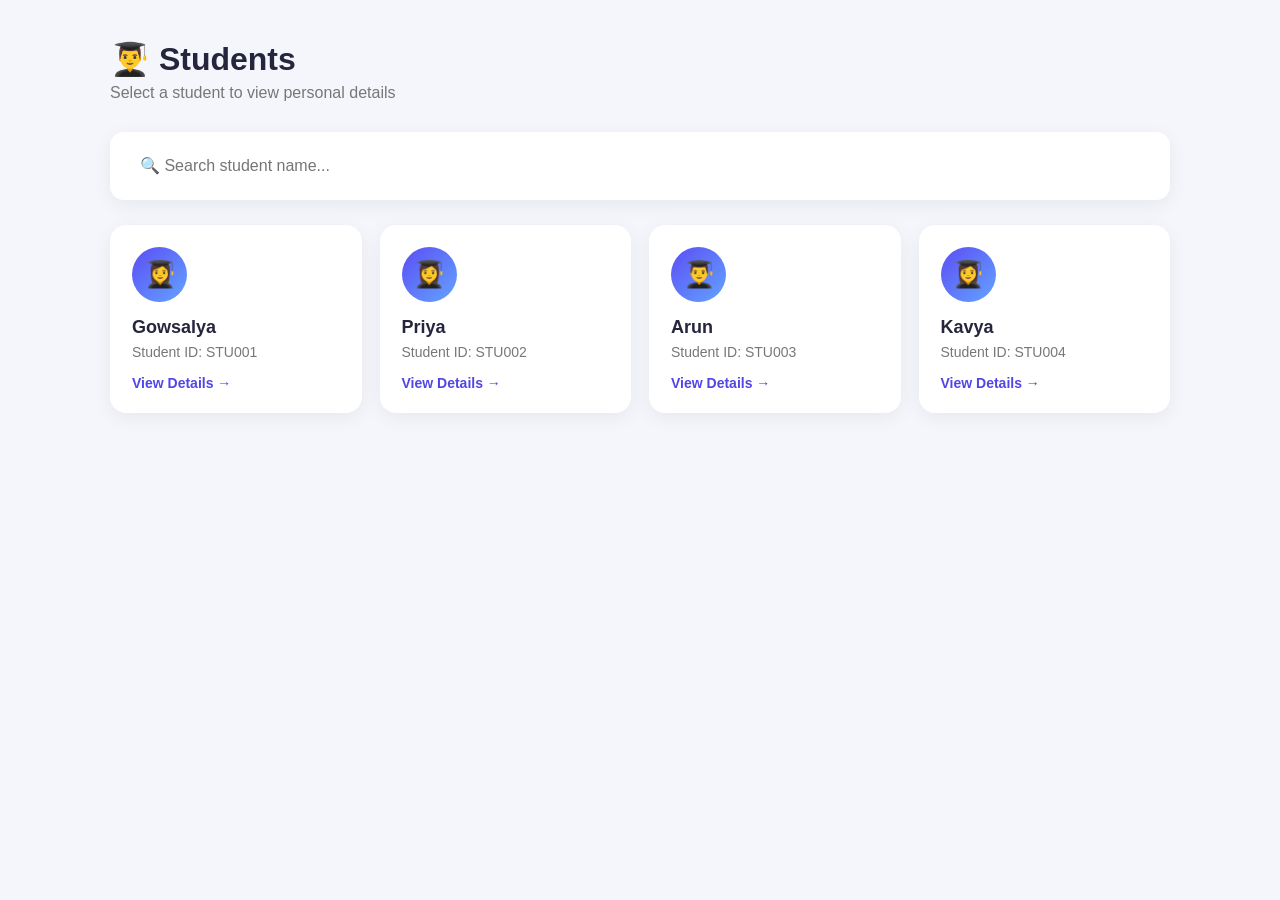
<file: student.html>
<!DOCTYPE html>
<html lang="en">
<head>
<meta charset="UTF-8">
<meta name="viewport" content="width=device-width, initial-scale=1.0">

<title>Students</title>

<style>

*{
    margin:0;
    padding:0;
    box-sizing:border-box;
    font-family:Arial, sans-serif;
}

body{
    background:#f4f6fb;
    color:#25253d;
}



.container{
    max-width:1100px;
    margin:auto;
    padding:40px 20px;
}



.header{
    display:flex;
    justify-content:space-between;
    align-items:center;
    margin-bottom:30px;
}

.header h1{
    font-size:32px;
}

.header p{
    color:#777;
    margin-top:6px;
}



.search-box{
    background:white;
    padding:15px 20px;
    border-radius:14px;
    box-shadow:0 5px 20px rgba(0,0,0,0.06);
    margin-bottom:25px;
}

.search-box input{
    width:100%;
    border:none;
    outline:none;
    font-size:16px;
    padding:10px;
}


.student-list{
    display:grid;
    grid-template-columns:repeat(auto-fit,minmax(230px,1fr));
    gap:18px;
}

.student-card{
    background:white;
    border-radius:16px;
    padding:22px;
    cursor:pointer;
    box-shadow:0 5px 20px rgba(0,0,0,0.06);
    transition:0.3s;
}

.student-card:hover{
    transform:translateY(-5px);
    box-shadow:0 12px 25px rgba(67,56,202,0.15);
}

.student-icon{
    width:55px;
    height:55px;
    background:linear-gradient(135deg,#5b4df5,#63a4ff);
    border-radius:50%;
    display:flex;
    align-items:center;
    justify-content:center;
    font-size:26px;
    margin-bottom:15px;
}

.student-card h3{
    font-size:18px;
}

.student-card p{
    color:#777;
    font-size:14px;
    margin-top:6px;
}

.view-text{
    margin-top:15px;
    color:#5146e5;
    font-size:14px;
    font-weight:bold;
}




.details-page{
    display:none;
}

.back-btn{
    border:none;
    background:#eeeefe;
    color:#5146e5;
    padding:12px 18px;
    border-radius:10px;
    cursor:pointer;
    font-weight:bold;
    margin-bottom:25px;
}



.profile-card{
    background:linear-gradient(135deg,#4338ca,#5d9cff);
    border-radius:20px;
    padding:35px;
    color:white;
    display:flex;
    align-items:center;
    gap:25px;
    margin-bottom:25px;
}

.profile-photo{
    width:100px;
    height:100px;
    border-radius:50%;
    background:white;
    display:flex;
    align-items:center;
    justify-content:center;
    font-size:45px;
}

.profile-info h1{
    font-size:28px;
}

.profile-info p{
    margin-top:8px;
    opacity:0.9;
}



.personal-card{
    background:white;
    padding:30px;
    border-radius:20px;
    box-shadow:0 5px 20px rgba(0,0,0,0.06);
}

.personal-card h2{
    margin-bottom:25px;
}

.details-grid{
    display:flex;
    flex-direction:column;
    gap:15px;
}

.detail-box{
    width:100%;
}

.detail-box{
    background:#f7f8fc;
    padding:18px;
    border-radius:12px;
}

.detail-box span{
    display:block;
    color:#777;
    font-size:13px;
    margin-bottom:7px;
}

.detail-box strong{
    font-size:15px;
}

.full{
    grid-column:span 2;
}



@media(max-width:600px){

    .details-grid{
        grid-template-columns:1fr;
    }

    .full{
        grid-column:span 1;
    }

    .profile-card{
        flex-direction:column;
        text-align:center;
    }

}

</style>
</head>


<body>

<div class="container">




<div id="studentListPage">

    <div class="header">

        <div>
            <h1>👨‍🎓 Students</h1>
            <p>Select a student to view personal details</p>
        </div>

    </div>


    

    <div class="search-box">

        <input
            type="text"
            id="search"
            placeholder="🔍 Search student name..."
            onkeyup="searchStudent()"
        >

    </div>




    <div class="student-list" id="studentList">


        <div class="student-card"
        onclick="showStudent(0)">

            <div class="student-icon">👩‍🎓</div>

            <h3>Gowsalya</h3>

            <p>Student ID: STU001</p>

            <div class="view-text">
                View Details →
            </div>

        </div>


        <div class="student-card"
        onclick="showStudent(1)">

            <div class="student-icon">👩‍🎓</div>

            <h3>Priya</h3>

            <p>Student ID: STU002</p>

            <div class="view-text">
                View Details →
            </div>

        </div>


        <div class="student-card"
        onclick="showStudent(2)">

            <div class="student-icon">👨‍🎓</div>

            <h3>Arun</h3>

            <p>Student ID: STU003</p>

            <div class="view-text">
                View Details →
            </div>

        </div>


        <div class="student-card"
        onclick="showStudent(3)">

            <div class="student-icon">👩‍🎓</div>

            <h3>Kavya</h3>

            <p>Student ID: STU004</p>

            <div class="view-text">
                View Details →
            </div>

        </div>


    </div>

</div>





<div
id="studentDetailsPage"
class="details-page"
>


<button
class="back-btn"
onclick="goBack()"
>
← Back to Students
</button>



<div class="profile-card">

    <div class="profile-photo">
        👩‍🎓
    </div>


    <div class="profile-info">

        <h1 id="studentName">
            Student Name
        </h1>

        <p id="studentId">
            Student ID
        </p>

    </div>

</div>





<div class="personal-card">

    <h2>👤 Personal Details</h2>


    <div class="details-grid">


        <div class="detail-box">

            <span>Student ID</span>

            <strong id="detailId">
            </strong>

        </div>


        <div class="detail-box">

            <span>Full Name</span>

            <strong id="detailName">
            </strong>

        </div>


        <div class="detail-box">

            <span>Date of Birth</span>

            <strong id="detailDob">
            </strong>

        </div>


        <div class="detail-box">

            <span>Gender</span>

            <strong id="detailGender">
            </strong>

        </div>


        <div class="detail-box">

            <span>Email</span>

            <strong id="detailEmail">
            </strong>

        </div>


        <div class="detail-box">

            <span>Phone Number</span>

            <strong id="detailPhone">
            </strong>

        </div>


        <div class="detail-box full">

            <span>Address</span>

            <strong id="detailAddress">
            </strong>

        </div>


        <div class="detail-box">

            <span>Parent / Guardian Name</span>

            <strong id="detailParent">
            </strong>

        </div>


        <div class="detail-box">

            <span>Parent / Guardian Phone</span>

            <strong id="detailParentPhone">
            </strong>

        </div>


    </div>

</div>

</div>

</div>



<script>




const students = [

    {
        id:"STU001",
        name:"Gowsalya",
        dob:"01 January 2006",
        gender:"Female",
        email:"gowsalya@email.com",
        phone:"9876543210",
        address:"Chennai, Tamil Nadu",
        parent:"Kumar",
        parentPhone:"9876500000"
    },

    {
        id:"STU002",
        name:"Priya",
        dob:"12 May 2006",
        gender:"Female",
        email:"priya@email.com",
        phone:"9876543211",
        address:"Coimbatore, Tamil Nadu",
        parent:"Ramesh",
        parentPhone:"9876500001"
    },

    {
        id:"STU003",
        name:"Arun",
        dob:"10 March 2006",
        gender:"Male",
        email:"arun@email.com",
        phone:"9876543212",
        address:"Madurai, Tamil Nadu",
        parent:"Suresh",
        parentPhone:"9876500002"
    },

    {
        id:"STU004",
        name:"Kavya",
        dob:"22 August 2007",
        gender:"Female",
        email:"kavya@email.com",
        phone:"9876543213",
        address:"Trichy, Tamil Nadu",
        parent:"Murugan",
        parentPhone:"9876500003"
    }

];



function showStudent(index){

    const student = students[index];


    document.getElementById("studentName").innerText =
    student.name;


    document.getElementById("studentId").innerText =
    student.id;


    document.getElementById("detailId").innerText =
    student.id;


    document.getElementById("detailName").innerText =
    student.name;


    document.getElementById("detailDob").innerText =
    student.dob;


    document.getElementById("detailGender").innerText =
    student.gender;


    document.getElementById("detailEmail").innerText =
    student.email;


    document.getElementById("detailPhone").innerText =
    student.phone;


    document.getElementById("detailAddress").innerText =
    student.address;


    document.getElementById("detailParent").innerText =
    student.parent;


    document.getElementById("detailParentPhone").innerText =
    student.parentPhone;


    document.getElementById("studentListPage").style.display =
    "none";


    document.getElementById("studentDetailsPage").style.display =
    "block";

}





function goBack(){

    document.getElementById("studentDetailsPage").style.display =
    "none";


    document.getElementById("studentListPage").style.display =
    "block";

}




function searchStudent(){

    let input =
    document.getElementById("search")
    .value
    .toLowerCase();


    let cards =
    document.querySelectorAll(".student-card");


    cards.forEach(function(card){

        let name =
        card.querySelector("h3")
        .innerText
        .toLowerCase();


        if(name.includes(input)){

            card.style.display =
            "block";

        }

        else{

            card.style.display =
            "none";

        }

    });

}


</script>

</body>
</html>
</file>
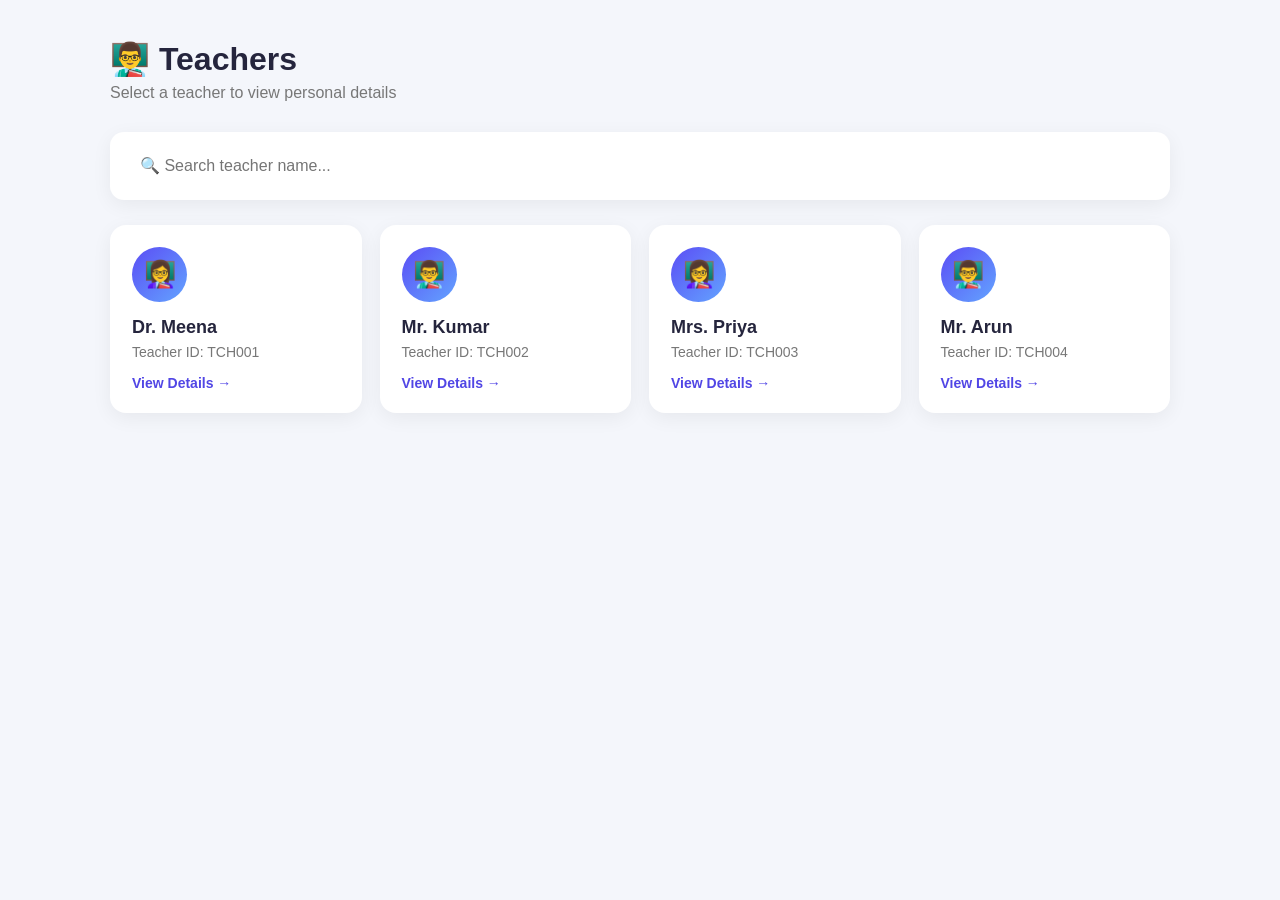
<file: teacher.html>
<!DOCTYPE html>
<html lang="en">
<head>
<meta charset="UTF-8">
<meta name="viewport" content="width=device-width, initial-scale=1.0">

<title>Teachers</title>

<style>

*{
    margin:0;
    padding:0;
    box-sizing:border-box;
    font-family:Arial, sans-serif;
}

body{
    background:#f4f6fb;
    color:#25253d;
}


.container{
    max-width:1100px;
    margin:auto;
    padding:40px 20px;
}



.header{
    display:flex;
    justify-content:space-between;
    align-items:center;
    margin-bottom:30px;
}

.header h1{
    font-size:32px;
}

.header p{
    color:#777;
    margin-top:6px;
}


.search-box{
    background:white;
    padding:15px 20px;
    border-radius:14px;
    box-shadow:0 5px 20px rgba(0,0,0,0.06);
    margin-bottom:25px;
}

.search-box input{
    width:100%;
    border:none;
    outline:none;
    font-size:16px;
    padding:10px;
}



.teacher-list{
    display:grid;
    grid-template-columns:repeat(auto-fit,minmax(230px,1fr));
    gap:18px;
}

.teacher-card{
    background:white;
    border-radius:16px;
    padding:22px;
    cursor:pointer;
    box-shadow:0 5px 20px rgba(0,0,0,0.06);
    transition:0.3s;
}

.teacher-card:hover{
    transform:translateY(-5px);
    box-shadow:0 12px 25px rgba(67,56,202,0.15);
}

.teacher-icon{
    width:55px;
    height:55px;
    background:linear-gradient(135deg,#5b4df5,#63a4ff);
    border-radius:50%;
    display:flex;
    align-items:center;
    justify-content:center;
    font-size:26px;
    margin-bottom:15px;
}

.teacher-card h3{
    font-size:18px;
}

.teacher-card p{
    color:#777;
    font-size:14px;
    margin-top:6px;
}

.view-text{
    margin-top:15px;
    color:#5146e5;
    font-size:14px;
    font-weight:bold;
}


.details-page{
    display:none;
}

.back-btn{
    border:none;
    background:#eeeefe;
    color:#5146e5;
    padding:12px 18px;
    border-radius:10px;
    cursor:pointer;
    font-weight:bold;
    margin-bottom:25px;
}



.profile-card{
    background:linear-gradient(135deg,#4338ca,#5d9cff);
    border-radius:20px;
    padding:35px;
    color:white;
    display:flex;
    align-items:center;
    gap:25px;
    margin-bottom:25px;
}

.profile-photo{
    width:100px;
    height:100px;
    border-radius:50%;
    background:white;
    display:flex;
    align-items:center;
    justify-content:center;
    font-size:45px;
}

.profile-info h1{
    font-size:28px;
}

.profile-info p{
    margin-top:8px;
    opacity:0.9;
}



.personal-card{
    background:white;
    padding:30px;
    border-radius:20px;
    box-shadow:0 5px 20px rgba(0,0,0,0.06);
}

.personal-card h2{
    margin-bottom:25px;
}

.details-grid{
    display:flex;
    flex-direction:column;
    gap:15px;
}

.detail-box{
    width:100%;
    background:#f7f8fc;
    padding:18px;
    border-radius:12px;
}

.detail-box span{
    display:block;
    color:#777;
    font-size:13px;
    margin-bottom:7px;
}

.detail-box strong{
    font-size:15px;
}



@media(max-width:600px){

    .profile-card{
        flex-direction:column;
        text-align:center;
    }

}

</style>
</head>

<body>

<div class="container">



<div id="teacherListPage">

    <div class="header">

        <div>
            <h1>👨‍🏫 Teachers</h1>
            <p>Select a teacher to view personal details</p>
        </div>

    </div>


    

    <div class="search-box">

        <input
            type="text"
            id="search"
            placeholder="🔍 Search teacher name..."
            onkeyup="searchTeacher()"
        >

    </div>


    

    <div class="teacher-list" id="teacherList">


        <div class="teacher-card"
        onclick="showTeacher(0)">

            <div class="teacher-icon">👩‍🏫</div>

            <h3>Dr. Meena</h3>

            <p>Teacher ID: TCH001</p>

            <div class="view-text">
                View Details →
            </div>

        </div>


        <div class="teacher-card"
        onclick="showTeacher(1)">

            <div class="teacher-icon">👨‍🏫</div>

            <h3>Mr. Kumar</h3>

            <p>Teacher ID: TCH002</p>

            <div class="view-text">
                View Details →
            </div>

        </div>


        <div class="teacher-card"
        onclick="showTeacher(2)">

            <div class="teacher-icon">👩‍🏫</div>

            <h3>Mrs. Priya</h3>

            <p>Teacher ID: TCH003</p>

            <div class="view-text">
                View Details →
            </div>

        </div>


        <div class="teacher-card"
        onclick="showTeacher(3)">

            <div class="teacher-icon">👨‍🏫</div>

            <h3>Mr. Arun</h3>

            <p>Teacher ID: TCH004</p>

            <div class="view-text">
                View Details →
            </div>

        </div>


    </div>

</div>




<div
id="teacherDetailsPage"
class="details-page"
>

    <button
    class="back-btn"
    onclick="goBack()"
    >
    ← Back to Teachers
    </button>


    

    <div class="profile-card">

        <div class="profile-photo">
            👨‍🏫
        </div>

        <div class="profile-info">

            <h1 id="teacherName">
                Teacher Name
            </h1>

            <p id="teacherId">
                Teacher ID
            </p>

        </div>

    </div>


    

    <div class="personal-card">

        <h2>👤 Personal Details</h2>


        <div class="details-grid">


            <div class="detail-box">

                <span>Teacher ID</span>

                <strong id="detailId"></strong>

            </div>


            <div class="detail-box">

                <span>Full Name</span>

                <strong id="detailName"></strong>

            </div>


            <div class="detail-box">

                <span>Date of Birth</span>

                <strong id="detailDob"></strong>

            </div>


            <div class="detail-box">

                <span>Gender</span>

                <strong id="detailGender"></strong>

            </div>


            <div class="detail-box">

                <span>Email</span>

                <strong id="detailEmail"></strong>

            </div>


            <div class="detail-box">

                <span>Phone Number</span>

                <strong id="detailPhone"></strong>

            </div>


            <div class="detail-box">

                <span>Department</span>

                <strong id="detailDepartment"></strong>

            </div>


            <div class="detail-box">

                <span>Designation</span>

                <strong id="detailDesignation"></strong>

            </div>


            <div class="detail-box">

                <span>Qualification</span>

                <strong id="detailQualification"></strong>

            </div>


            <div class="detail-box">

                <span>Experience</span>

                <strong id="detailExperience"></strong>

            </div>


            <div class="detail-box">

                <span>Address</span>

                <strong id="detailAddress"></strong>

            </div>


        </div>

    </div>

</div>

</div>


<script>


const teachers = [

    {
        id:"TCH001",
        name:"Dr. Meena",
        dob:"15 January 1985",
        gender:"Female",
        email:"meena@college.edu",
        phone:"9876543210",
        department:"Computer Science and Engineering",
        designation:"Assistant Professor",
        qualification:"Ph.D. in Computer Science",
        experience:"10 Years",
        address:"Nagercoil, Tamil Nadu"
    },

    {
        id:"TCH002",
        name:"Mr. Kumar",
        dob:"20 March 1982",
        gender:"Male",
        email:"kumar@college.edu",
        phone:"9876543211",
        department:"Electronics and Communication Engineering",
        designation:"Associate Professor",
        qualification:"M.E. in ECE",
        experience:"12 Years",
        address:"Kanyakumari, Tamil Nadu"
    },

    {
        id:"TCH003",
        name:"Mrs. Priya",
        dob:"10 July 1987",
        gender:"Female",
        email:"priya@college.edu",
        phone:"9876543212",
        department:"Information Technology",
        designation:"Assistant Professor",
        qualification:"M.E. in Information Technology",
        experience:"8 Years",
        address:"Coimbatore, Tamil Nadu"
    },

    {
        id:"TCH004",
        name:"Mr. Arun",
        dob:"25 November 1980",
        gender:"Male",
        email:"arun@college.edu",
        phone:"9876543213",
        department:"Mechanical Engineering",
        designation:"Professor",
        qualification:"M.E. in Mechanical Engineering",
        experience:"15 Years",
        address:"Madurai, Tamil Nadu"
    }

];


function showTeacher(index){

    const teacher = teachers[index];

    document.getElementById("teacherName").innerText =
    teacher.name;

    document.getElementById("teacherId").innerText =
    teacher.id;

    document.getElementById("detailId").innerText =
    teacher.id;

    document.getElementById("detailName").innerText =
    teacher.name;

    document.getElementById("detailDob").innerText =
    teacher.dob;

    document.getElementById("detailGender").innerText =
    teacher.gender;

    document.getElementById("detailEmail").innerText =
    teacher.email;

    document.getElementById("detailPhone").innerText =
    teacher.phone;

    document.getElementById("detailDepartment").innerText =
    teacher.department;

    document.getElementById("detailDesignation").innerText =
    teacher.designation;

    document.getElementById("detailQualification").innerText =
    teacher.qualification;

    document.getElementById("detailExperience").innerText =
    teacher.experience;

    document.getElementById("detailAddress").innerText =
    teacher.address;


    document.getElementById("teacherListPage").style.display =
    "none";

    document.getElementById("teacherDetailsPage").style.display =
    "block";

}

function goBack(){

    document.getElementById("teacherDetailsPage").style.display =
    "none";

    document.getElementById("teacherListPage").style.display =
    "block";

}




function searchTeacher(){

    let input =
    document.getElementById("search")
    .value
    .toLowerCase();

    let cards =
    document.querySelectorAll(".teacher-card");


    cards.forEach(function(card){

        let name =
        card.querySelector("h3")
        .innerText
        .toLowerCase();


        if(name.includes(input)){

            card.style.display =
            "block";

        }

        else{

            card.style.display =
            "none";

        }

    });

}

</script>

</body>
</html>
</file>
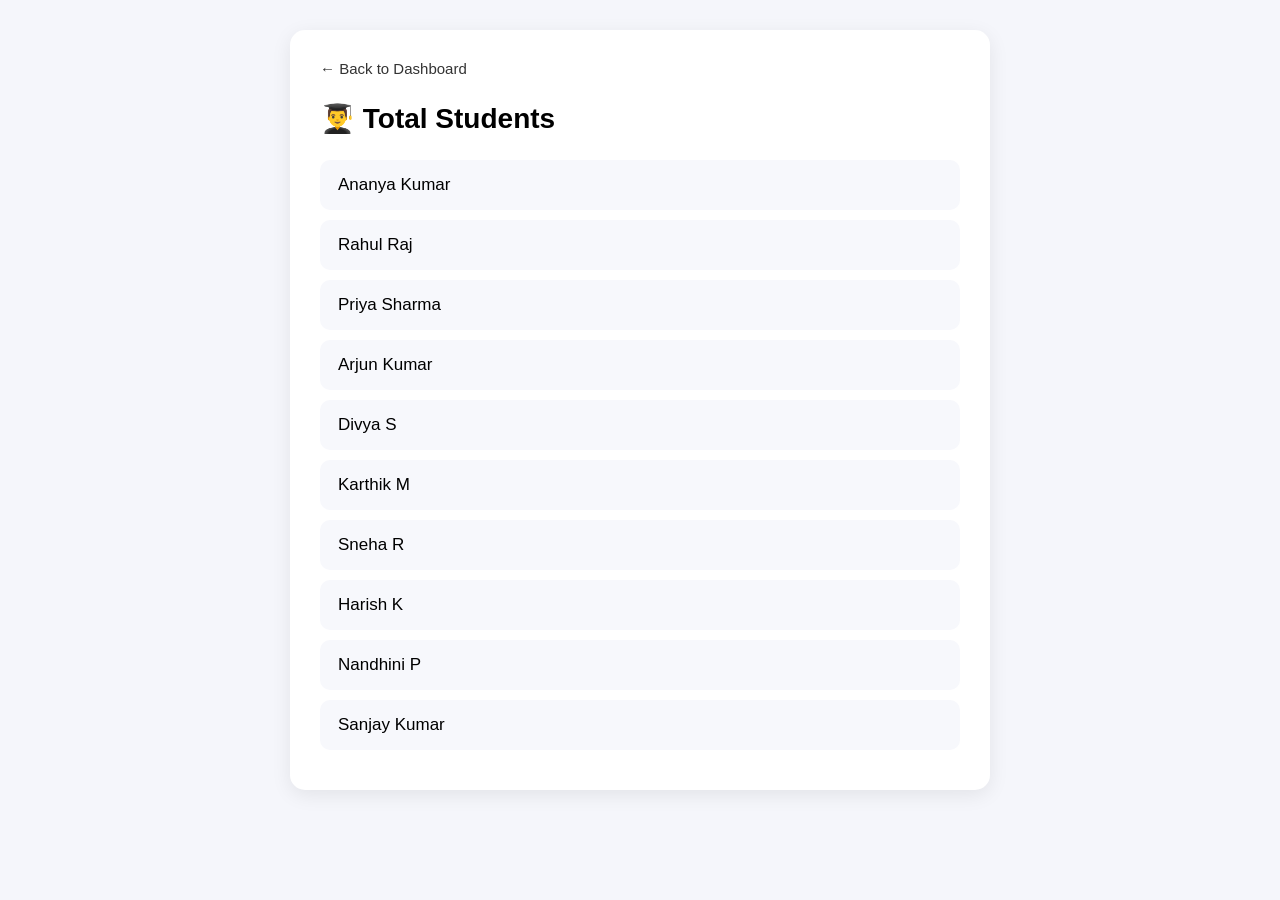
<file: totalstudent.html>
<!DOCTYPE html>
<html lang="en">
<head>
    <meta charset="UTF-8">
    <meta name="viewport" content="width=device-width, initial-scale=1.0">
    <title>Total Students</title>

    <style>
        * {
            margin: 0;
            padding: 0;
            box-sizing: border-box;
            font-family: Arial, sans-serif;
        }

        body {
            background: #f5f6fb;
            padding: 30px;
        }

        .container {
            max-width: 700px;
            margin: auto;
            background: white;
            padding: 30px;
            border-radius: 15px;
            box-shadow: 0 5px 20px rgba(0,0,0,0.08);
        }

        h1 {
            margin-bottom: 25px;
            font-size: 28px;
        }

        .student-list {
            list-style: none;
        }

        .student-list li {
            padding: 15px 18px;
            margin-bottom: 10px;
            background: #f7f8fc;
            border-radius: 10px;
            font-size: 17px;
        }

        .back-btn {
            display: inline-block;
            margin-bottom: 25px;
            text-decoration: none;
            color: #333;
            font-size: 15px;
        }
    </style>
</head>

<body>

    <div class="container">

        <a href="dashboard.html" class="back-btn">← Back to Dashboard</a>

        <h1>👨‍🎓 Total Students</h1>

        <ul class="student-list">
            <li>Ananya Kumar</li>
            <li>Rahul Raj</li>
            <li>Priya Sharma</li>
            <li>Arjun Kumar</li>
            <li>Divya S</li>
            <li>Karthik M</li>
            <li>Sneha R</li>
            <li>Harish K</li>
            <li>Nandhini P</li>
            <li>Sanjay Kumar</li>
        </ul>

    </div>

</body>
</html>
</file>
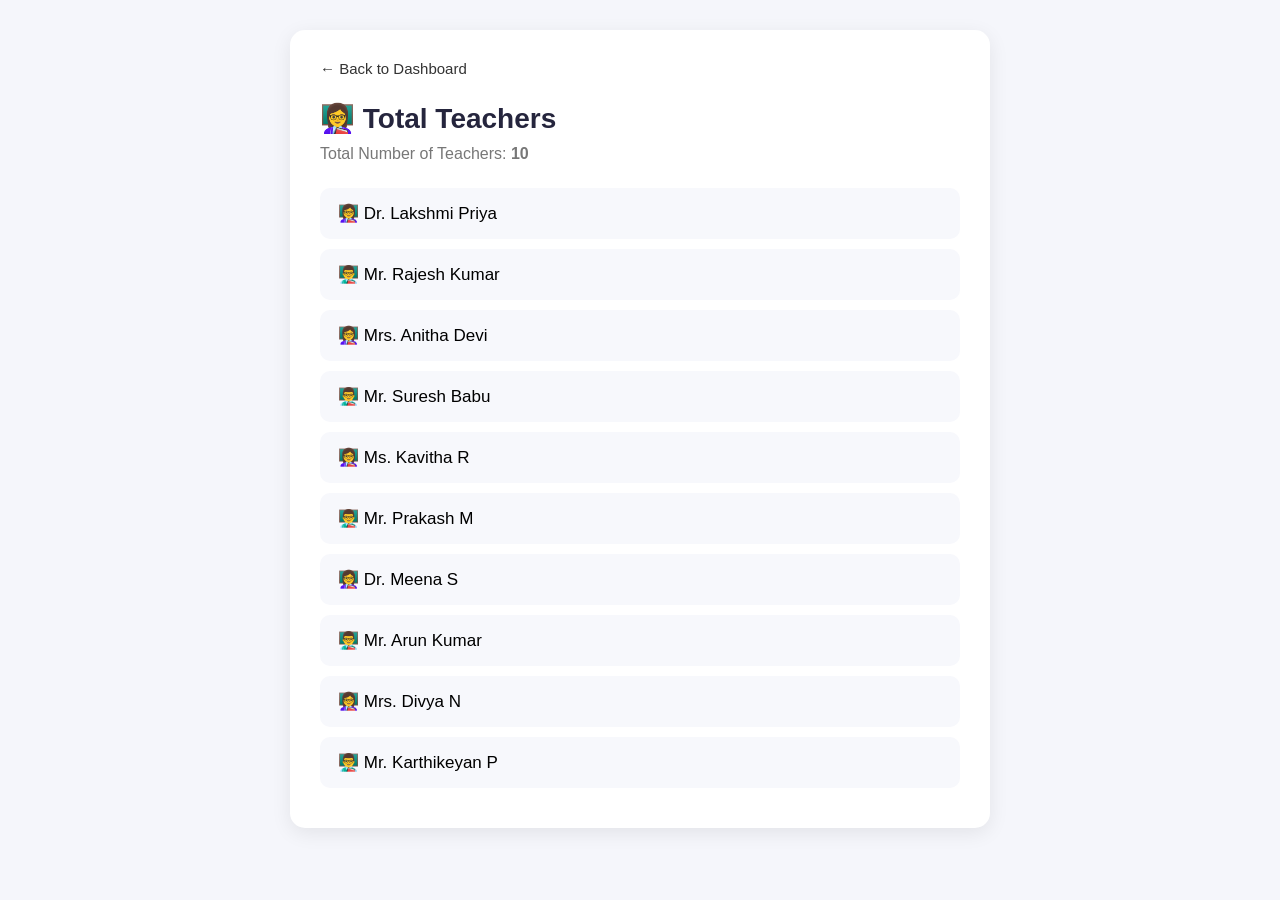
<file: totalteacher.html>
<!DOCTYPE html>
<html lang="en">
<head>
    <meta charset="UTF-8">
    <meta name="viewport" content="width=device-width, initial-scale=1.0">
    <title>Total Teachers</title>

    <style>
        * {
            margin: 0;
            padding: 0;
            box-sizing: border-box;
            font-family: Arial, sans-serif;
        }

        body {
            background: #f5f6fb;
            padding: 30px;
        }

        .container {
            max-width: 700px;
            margin: auto;
            background: white;
            padding: 30px;
            border-radius: 15px;
            box-shadow: 0 5px 20px rgba(0,0,0,0.08);
        }

        h1 {
            margin-bottom: 10px;
            font-size: 28px;
            color: #25253d;
        }

        .total-count {
            color: #777;
            margin-bottom: 25px;
            font-size: 16px;
        }

        .teacher-list {
            list-style: none;
        }

        .teacher-list li {
            padding: 15px 18px;
            margin-bottom: 10px;
            background: #f7f8fc;
            border-radius: 10px;
            font-size: 17px;
            transition: 0.3s;
            cursor: pointer;
        }

        .teacher-list li:hover {
            background: #e9ecf8;
            transform: translateX(5px);
        }

        .back-btn {
            display: inline-block;
            margin-bottom: 25px;
            text-decoration: none;
            color: #333;
            font-size: 15px;
        }

        .back-btn:hover {
            color: #4f46e5;
        }
    </style>
</head>

<body>

    <div class="container">

        <a href="dashboard.html" class="back-btn">
            ← Back to Dashboard
        </a>

        <h1>👩‍🏫 Total Teachers</h1>

        <p class="total-count">
            Total Number of Teachers: <strong>10</strong>
        </p>

        <ul class="teacher-list">
            <li>👩‍🏫 Dr. Lakshmi Priya</li>
            <li>👨‍🏫 Mr. Rajesh Kumar</li>
            <li>👩‍🏫 Mrs. Anitha Devi</li>
            <li>👨‍🏫 Mr. Suresh Babu</li>
            <li>👩‍🏫 Ms. Kavitha R</li>
            <li>👨‍🏫 Mr. Prakash M</li>
            <li>👩‍🏫 Dr. Meena S</li>
            <li>👨‍🏫 Mr. Arun Kumar</li>
            <li>👩‍🏫 Mrs. Divya N</li>
            <li>👨‍🏫 Mr. Karthikeyan P</li>
        </ul>

    </div>

</body>
</html>
</file>
